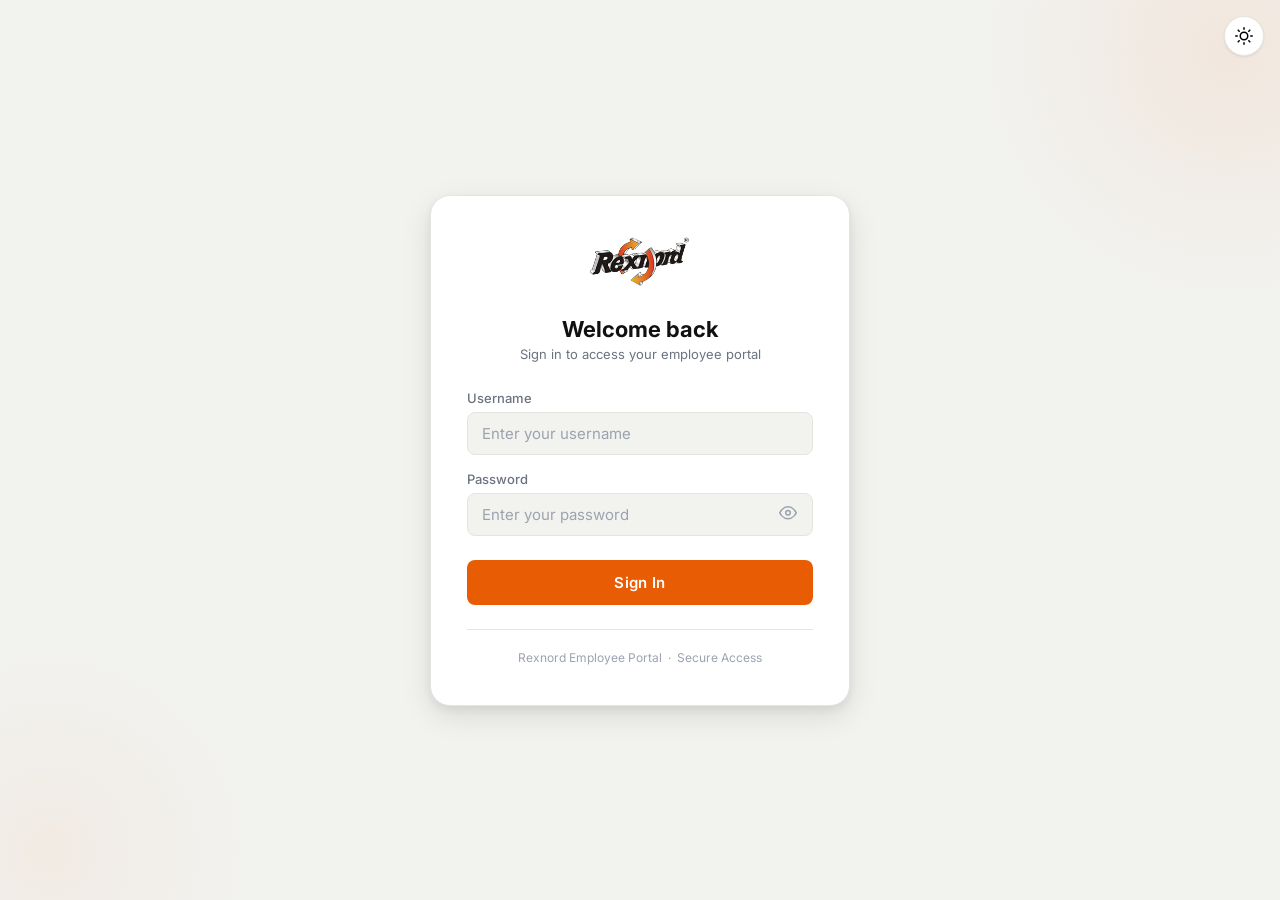
<file: index.html>
<!DOCTYPE html>
<html lang="en" data-theme="light">
<head>
  <meta charset="UTF-8">
  <meta name="viewport" content="width=device-width, initial-scale=1.0, maximum-scale=1.0">
  <meta name="description" content="Rexnord Employee Portal — Sign in to access your workspace">
  <title>Sign In — Rexnord Portal</title>
  <link rel="icon" href="assets/favicon.ico">
  <link rel="preconnect" href="https://fonts.googleapis.com">
  <link href="https://fonts.googleapis.com/css2?family=Inter:wght@400;500;600;700;800&display=swap" rel="stylesheet">
  <link rel="stylesheet" href="css/styles.css">
  <style>
    .login-page { background: var(--bg); }
  </style>
</head>
<body>

<!-- Theme Toggle -->
<button class="theme-toggle-login" id="themeToggle" title="Toggle theme" aria-label="Toggle theme">
  <svg id="themeIcon" xmlns="http://www.w3.org/2000/svg" width="18" height="18" viewBox="0 0 24 24" fill="none" stroke="currentColor" stroke-width="2" stroke-linecap="round" stroke-linejoin="round">
    <circle cx="12" cy="12" r="5"/><line x1="12" y1="1" x2="12" y2="3"/><line x1="12" y1="21" x2="12" y2="23"/><line x1="4.22" y1="4.22" x2="5.64" y2="5.64"/><line x1="18.36" y1="18.36" x2="19.78" y2="19.78"/><line x1="1" y1="12" x2="3" y2="12"/><line x1="21" y1="12" x2="23" y2="12"/><line x1="4.22" y1="19.78" x2="5.64" y2="18.36"/><line x1="18.36" y1="5.64" x2="19.78" y2="4.22"/>
  </svg>
</button>

<div class="login-page">
  <div class="login-card">

    <!-- Logo -->
    <div class="login-logo">
      <img src="assets/logo.png" alt="Rexnord" onerror="this.style.display='none';this.nextElementSibling.style.display='block'">
      <div style="display:none;font-size:26px;font-weight:800;color:var(--accent);letter-spacing:-1px;">REXNORD</div>
    </div>

    <h1 class="login-title">Welcome back</h1>
    <p class="login-subtitle">Sign in to access your employee portal</p>

    <!-- Error Message -->
    <div class="login-error" id="loginError">
      Incorrect username or password. Please try again.
    </div>

    <form id="loginForm" autocomplete="on">
      <div class="form-group">
        <label class="form-label" for="username">Username</label>
        <input
          type="text"
          id="username"
          name="username"
          class="form-input"
          placeholder="Enter your username"
          autocomplete="username"
          required
        >
      </div>

      <div class="form-group">
        <label class="form-label" for="password">Password</label>
        <div class="input-wrapper">
          <input
            type="password"
            id="password"
            name="password"
            class="form-input"
            placeholder="Enter your password"
            autocomplete="current-password"
            style="padding-right: 42px;"
            required
          >
          <button type="button" class="input-icon" id="togglePassword" aria-label="Show/hide password">
            <svg id="eyeIcon" xmlns="http://www.w3.org/2000/svg" width="18" height="18" viewBox="0 0 24 24" fill="none" stroke="currentColor" stroke-width="2" stroke-linecap="round" stroke-linejoin="round">
              <path d="M1 12s4-8 11-8 11 8 11 8-4 8-11 8-11-8-11-8z"/><circle cx="12" cy="12" r="3"/>
            </svg>
          </button>
        </div>
      </div>

      <button type="submit" class="login-btn" id="loginBtn">
        Sign In
      </button>
    </form>

    <div class="login-divider">
      Rexnord Employee Portal &nbsp;·&nbsp; Secure Access
    </div>
  </div>
</div>

<script>
  // Theme persistence
  const saved = localStorage.getItem('rexnord_theme') || 'light';
  document.documentElement.setAttribute('data-theme', saved);
  updateThemeIcon(saved);

  document.getElementById('themeToggle').addEventListener('click', () => {
    const current = document.documentElement.getAttribute('data-theme');
    const next = current === 'dark' ? 'light' : 'dark';
    document.documentElement.setAttribute('data-theme', next);
    localStorage.setItem('rexnord_theme', next);
    updateThemeIcon(next);
  });

  function updateThemeIcon(theme) {
    const icon = document.getElementById('themeIcon');
    if (theme === 'dark') {
      icon.innerHTML = '<path d="M21 12.79A9 9 0 1 1 11.21 3 7 7 0 0 0 21 12.79z"/>';
    } else {
      icon.innerHTML = '<circle cx="12" cy="12" r="5"/><line x1="12" y1="1" x2="12" y2="3"/><line x1="12" y1="21" x2="12" y2="23"/><line x1="4.22" y1="4.22" x2="5.64" y2="5.64"/><line x1="18.36" y1="18.36" x2="19.78" y2="19.78"/><line x1="1" y1="12" x2="3" y2="12"/><line x1="21" y1="12" x2="23" y2="12"/><line x1="4.22" y1="19.78" x2="5.64" y2="18.36"/><line x1="18.36" y1="5.64" x2="19.78" y2="4.22"/>';
    }
  }

  // Password toggle
  const pwInput = document.getElementById('password');
  document.getElementById('togglePassword').addEventListener('click', () => {
    const visible = pwInput.type === 'text';
    pwInput.type = visible ? 'password' : 'text';
    document.getElementById('eyeIcon').innerHTML = visible
      ? '<path d="M1 12s4-8 11-8 11 8 11 8-4 8-11 8-11-8-11-8z"/><circle cx="12" cy="12" r="3"/>'
      : '<path d="M17.94 17.94A10.07 10.07 0 0 1 12 20c-7 0-11-8-11-8a18.45 18.45 0 0 1 5.06-5.94"/><path d="M9.9 4.24A9.12 9.12 0 0 1 12 4c7 0 11 8 11 8a18.5 18.5 0 0 1-2.16 3.19"/><line x1="1" y1="1" x2="23" y2="23"/>';
  });

  // Login
  document.getElementById('loginForm').addEventListener('submit', (e) => {
    e.preventDefault();
    const user = document.getElementById('username').value.trim();
    const pass = document.getElementById('password').value;
    const errEl = document.getElementById('loginError');
    const btn = document.getElementById('loginBtn');

    errEl.classList.remove('show');

    if (user === 'test' && pass === 'test@123') {
      btn.textContent = 'Signing in...';
      btn.disabled = true;
      sessionStorage.setItem('rexnord_user', JSON.stringify({ name: 'Test User', username: user, role: 'Employee', initials: 'TU' }));
      // file:// needs explicit filename; a server auto-serves index.html from the folder
      const target = window.location.protocol === 'file:' ? 'dashboard/index.html' : 'dashboard/';
      setTimeout(() => { window.location.href = target; }, 600);
    } else {
      errEl.classList.add('show');
      document.getElementById('password').value = '';
      document.getElementById('password').focus();
    }
  });
</script>
</body>
</html>
</file>
<file: css/styles.css>
/* ===== CSS CUSTOM PROPERTIES ===== */
:root {
  --bg: #F2F2EF;
  --bg-alt: #EAEAE6;
  --card: #FFFFFF;
  --card-hover: #F9F9F7;
  --nav-bg: #FFFFFF;
  --border: #E4E4E0;
  --text-primary: #111111;
  --text-secondary: #6B7280;
  --text-muted: #9CA3AF;
  --accent: #E85D04;
  --accent-hover: #C94E00;
  --accent-light: #FEF0E6;
  --accent-2: #F59E0B;
  --badge-restricted: #2563EB;
  --badge-restricted-bg: #EFF6FF;
  --badge-floating: #7C3AED;
  --badge-floating-bg: #F5F3FF;
  --success: #059669;
  --shadow-sm: 0 1px 3px rgba(0,0,0,0.06), 0 1px 2px rgba(0,0,0,0.04);
  --shadow: 0 4px 12px rgba(0,0,0,0.08), 0 2px 4px rgba(0,0,0,0.04);
  --shadow-lg: 0 10px 30px rgba(0,0,0,0.10), 0 4px 8px rgba(0,0,0,0.06);
  --radius: 12px;
  --radius-sm: 8px;
  --radius-lg: 20px;
  --nav-height: 64px;
  --bottom-nav-height: 60px;
  --transition: 0.2s ease;
  --font: 'Inter', -apple-system, BlinkMacSystemFont, 'Segoe UI', sans-serif;
}

[data-theme="dark"] {
  --bg: #0D1117;
  --bg-alt: #161B22;
  --card: #1C2128;
  --card-hover: #22272E;
  --nav-bg: #161B22;
  --border: #30363D;
  --text-primary: #E6EDF3;
  --text-secondary: #8B949E;
  --text-muted: #6E7681;
  --accent: #F4721E;
  --accent-hover: #FF8A36;
  --accent-light: rgba(244,114,30,0.12);
  --badge-restricted: #58A6FF;
  --badge-restricted-bg: rgba(88,166,255,0.1);
  --badge-floating: #BC8CFF;
  --badge-floating-bg: rgba(188,140,255,0.1);
  --shadow-sm: 0 1px 3px rgba(0,0,0,0.3);
  --shadow: 0 4px 12px rgba(0,0,0,0.4);
  --shadow-lg: 0 10px 30px rgba(0,0,0,0.5);
}

/* ===== RESET & BASE ===== */
*, *::before, *::after { box-sizing: border-box; margin: 0; padding: 0; }

html {
  font-size: 16px;
  scroll-behavior: smooth;
  -webkit-text-size-adjust: 100%;
}

body {
  font-family: var(--font);
  background: var(--bg);
  color: var(--text-primary);
  min-height: 100vh;
  transition: background var(--transition), color var(--transition);
  -webkit-font-smoothing: antialiased;
}

img { max-width: 100%; display: block; }
a { text-decoration: none; color: inherit; }
button { cursor: pointer; font-family: var(--font); border: none; background: none; }
input, textarea { font-family: var(--font); }

/* ===== SCROLLBAR ===== */
::-webkit-scrollbar { width: 6px; height: 6px; }
::-webkit-scrollbar-track { background: transparent; }
::-webkit-scrollbar-thumb { background: var(--border); border-radius: 3px; }

/* ===== LOGIN PAGE ===== */
.login-page {
  min-height: 100vh;
  display: flex;
  align-items: center;
  justify-content: center;
  padding: 20px;
  background: var(--bg);
  position: relative;
  overflow: hidden;
}

.login-page::before {
  content: '';
  position: absolute;
  top: -200px;
  right: -200px;
  width: 500px;
  height: 500px;
  border-radius: 50%;
  background: radial-gradient(circle, rgba(232,93,4,0.08) 0%, transparent 70%);
  pointer-events: none;
}

.login-page::after {
  content: '';
  position: absolute;
  bottom: -150px;
  left: -150px;
  width: 400px;
  height: 400px;
  border-radius: 50%;
  background: radial-gradient(circle, rgba(232,93,4,0.05) 0%, transparent 70%);
  pointer-events: none;
}

.login-card {
  background: var(--card);
  border: 1px solid var(--border);
  border-radius: var(--radius-lg);
  padding: 40px 36px;
  width: 100%;
  max-width: 420px;
  box-shadow: var(--shadow-lg);
  position: relative;
  z-index: 1;
}

.login-logo {
  text-align: center;
  margin-bottom: 28px;
}

.login-logo img {
  height: 52px;
  width: auto;
  margin: 0 auto;
  object-fit: contain;
}

.login-title {
  font-size: 22px;
  font-weight: 700;
  color: var(--text-primary);
  text-align: center;
  margin-bottom: 4px;
}

.login-subtitle {
  font-size: 13px;
  color: var(--text-secondary);
  text-align: center;
  margin-bottom: 28px;
}

.form-group {
  margin-bottom: 16px;
}

.form-label {
  display: block;
  font-size: 13px;
  font-weight: 500;
  color: var(--text-secondary);
  margin-bottom: 6px;
}

.form-input {
  width: 100%;
  padding: 11px 14px;
  background: var(--bg);
  border: 1.5px solid var(--border);
  border-radius: var(--radius-sm);
  font-size: 15px;
  color: var(--text-primary);
  outline: none;
  transition: border-color var(--transition), box-shadow var(--transition);
}

.form-input:focus {
  border-color: var(--accent);
  box-shadow: 0 0 0 3px rgba(232,93,4,0.12);
}

.form-input::placeholder { color: var(--text-muted); }

.input-wrapper {
  position: relative;
}

.input-icon {
  position: absolute;
  right: 12px;
  top: 50%;
  transform: translateY(-50%);
  cursor: pointer;
  color: var(--text-muted);
  padding: 4px;
  line-height: 1;
}

.login-btn {
  width: 100%;
  padding: 13px;
  background: var(--accent);
  color: #fff;
  border-radius: var(--radius-sm);
  font-size: 15px;
  font-weight: 600;
  margin-top: 8px;
  transition: background var(--transition), transform 0.1s;
  letter-spacing: 0.3px;
}

.login-btn:hover { background: var(--accent-hover); }
.login-btn:active { transform: scale(0.99); }

.login-error {
  background: #FEE2E2;
  color: #DC2626;
  border: 1px solid #FECACA;
  border-radius: var(--radius-sm);
  padding: 10px 14px;
  font-size: 13px;
  margin-bottom: 14px;
  display: none;
}

.login-error.show { display: block; }

.login-divider {
  text-align: center;
  font-size: 12px;
  color: var(--text-muted);
  margin-top: 24px;
  padding-top: 20px;
  border-top: 1px solid var(--border);
}

/* ===== THEME TOGGLE (on login) ===== */
.theme-toggle-login {
  position: fixed;
  top: 16px;
  right: 16px;
  width: 40px;
  height: 40px;
  border-radius: 50%;
  background: var(--card);
  border: 1px solid var(--border);
  display: flex;
  align-items: center;
  justify-content: center;
  box-shadow: var(--shadow-sm);
  transition: background var(--transition);
  z-index: 100;
}

/* ===== NAVBAR ===== */
.navbar {
  position: fixed;
  top: 0;
  left: 0;
  right: 0;
  height: var(--nav-height);
  background: var(--nav-bg);
  border-bottom: 1px solid var(--border);
  display: flex;
  align-items: center;
  padding: 0 20px;
  gap: 12px;
  z-index: 100;
  transition: background var(--transition);
  box-shadow: var(--shadow-sm);
}

.nav-logo {
  flex-shrink: 0;
  display: flex;
  align-items: center;
  gap: 8px;
}

.nav-logo img {
  height: 36px;
  width: auto;
  object-fit: contain;
}

.nav-links {
  display: flex;
  align-items: center;
  gap: 2px;
  margin-left: 20px;
}

.nav-link {
  display: flex;
  align-items: center;
  gap: 6px;
  padding: 8px 14px;
  border-radius: var(--radius-sm);
  font-size: 14px;
  font-weight: 500;
  color: var(--text-secondary);
  transition: background var(--transition), color var(--transition);
  white-space: nowrap;
}

.nav-link:hover { background: var(--bg); color: var(--text-primary); }

.nav-link.active {
  background: var(--text-primary);
  color: var(--bg);
}

[data-theme="dark"] .nav-link.active {
  background: var(--accent);
  color: #fff;
}

.nav-link svg { width: 16px; height: 16px; flex-shrink: 0; }

.nav-spacer { flex: 1; }

.nav-actions {
  display: flex;
  align-items: center;
  gap: 8px;
}

.nav-icon-btn {
  width: 36px;
  height: 36px;
  border-radius: 50%;
  display: flex;
  align-items: center;
  justify-content: center;
  color: var(--text-secondary);
  transition: background var(--transition), color var(--transition);
  border: 1px solid transparent;
}

.nav-icon-btn:hover {
  background: var(--bg);
  color: var(--text-primary);
  border-color: var(--border);
}

.nav-profile {
  width: 36px;
  height: 36px;
  border-radius: 50%;
  background: var(--accent);
  color: #fff;
  font-size: 14px;
  font-weight: 700;
  display: flex;
  align-items: center;
  justify-content: center;
  cursor: pointer;
  flex-shrink: 0;
  border: 2px solid var(--accent-light);
  overflow: hidden;
  transition: transform 0.2s;
}

.nav-profile:hover { transform: scale(1.08); }

.nav-profile img {
  width: 100%;
  height: 100%;
  object-fit: cover;
}

/* ===== HAMBURGER ===== */
.hamburger {
  display: none;
  flex-direction: column;
  gap: 4px;
  padding: 8px;
  border-radius: var(--radius-sm);
  cursor: pointer;
  margin-left: auto;
}

.hamburger span {
  display: block;
  width: 20px;
  height: 2px;
  background: var(--text-primary);
  border-radius: 2px;
  transition: transform 0.3s, opacity 0.3s;
}

/* ===== MOBILE DRAWER ===== */
.drawer-overlay {
  display: none;
  position: fixed;
  inset: 0;
  background: rgba(0,0,0,0.5);
  z-index: 200;
  opacity: 0;
  transition: opacity 0.3s;
}

.drawer-overlay.open { opacity: 1; }

.drawer {
  position: fixed;
  top: 0;
  right: -280px;
  width: 280px;
  height: 100%;
  background: var(--card);
  z-index: 201;
  transition: right 0.3s ease;
  display: flex;
  flex-direction: column;
  overflow-y: auto;
}

.drawer.open { right: 0; }

.drawer-header {
  display: flex;
  align-items: center;
  justify-content: space-between;
  padding: 20px;
  border-bottom: 1px solid var(--border);
}

.drawer-close {
  width: 32px;
  height: 32px;
  border-radius: 50%;
  display: flex;
  align-items: center;
  justify-content: center;
  background: var(--bg);
  color: var(--text-secondary);
}

.drawer-nav { padding: 12px 0; flex: 1; }

.drawer-section-title {
  font-size: 11px;
  font-weight: 600;
  color: var(--text-muted);
  letter-spacing: 0.08em;
  text-transform: uppercase;
  padding: 8px 20px 4px;
}

.drawer-link {
  display: flex;
  align-items: center;
  gap: 12px;
  padding: 12px 20px;
  font-size: 15px;
  font-weight: 500;
  color: var(--text-secondary);
  transition: background var(--transition), color var(--transition);
}

.drawer-link:hover, .drawer-link.active {
  background: var(--accent-light);
  color: var(--accent);
}

.drawer-link svg { width: 18px; height: 18px; flex-shrink: 0; }

.drawer-footer {
  padding: 20px;
  border-top: 1px solid var(--border);
  display: flex;
  align-items: center;
  gap: 12px;
}

.drawer-user-avatar {
  width: 40px;
  height: 40px;
  border-radius: 50%;
  background: var(--accent);
  color: #fff;
  font-size: 15px;
  font-weight: 700;
  display: flex;
  align-items: center;
  justify-content: center;
  flex-shrink: 0;
}

.drawer-user-info { min-width: 0; }
.drawer-user-name { font-size: 14px; font-weight: 600; color: var(--text-primary); }
.drawer-user-role { font-size: 12px; color: var(--text-secondary); margin-top: 1px; }

.drawer-logout {
  margin-left: auto;
  width: 32px;
  height: 32px;
  border-radius: 50%;
  display: flex;
  align-items: center;
  justify-content: center;
  color: var(--text-secondary);
  background: var(--bg);
  transition: background var(--transition), color var(--transition);
}

.drawer-logout:hover { background: #FEE2E2; color: #DC2626; }

/* ===== MAIN LAYOUT ===== */
.main-wrap {
  padding-top: var(--nav-height);
  padding-bottom: 24px;
  min-height: 100vh;
}

.section-page {
  display: none;
  padding: 0 16px;
  max-width: 1100px;
  margin: 0 auto;
  animation: fadeUp 0.3s ease;
}

.section-page.active { display: block; }

@keyframes fadeUp {
  from { opacity: 0; transform: translateY(10px); }
  to { opacity: 1; transform: translateY(0); }
}

/* ===== HOME PAGE ===== */
.home-hero {
  text-align: center;
  padding: 48px 0 32px;
}

.home-greeting {
  font-size: clamp(26px, 5vw, 38px);
  font-weight: 700;
  color: var(--text-primary);
  margin-bottom: 24px;
}

.home-greeting span { color: var(--accent); }

/* ===== ASK ANYTHING ===== */
.ask-box {
  background: var(--card);
  border: 1.5px solid var(--border);
  border-radius: 16px;
  padding: 16px 16px 12px;
  box-shadow: var(--shadow);
  max-width: 660px;
  margin: 0 auto;
  transition: border-color 0.2s, box-shadow 0.2s;
}

.ask-box:focus-within {
  border-color: var(--accent);
  box-shadow: 0 0 0 3px rgba(232,93,4,0.10), var(--shadow);
}

.ask-textarea {
  width: 100%;
  border: none;
  outline: none;
  background: transparent;
  font-size: 15px;
  color: var(--text-primary);
  resize: none;
  min-height: 52px;
  line-height: 1.5;
}

.ask-textarea::placeholder { color: var(--text-muted); }

.ask-actions {
  display: flex;
  align-items: center;
  gap: 8px;
  margin-top: 10px;
}

.ask-icon-btn {
  width: 32px;
  height: 32px;
  border-radius: 8px;
  display: flex;
  align-items: center;
  justify-content: center;
  color: var(--text-muted);
  transition: background var(--transition), color var(--transition);
}

.ask-icon-btn:hover { background: var(--bg); color: var(--text-secondary); }

.ask-spacer { flex: 1; }

.ask-submit {
  width: 36px;
  height: 36px;
  border-radius: 10px;
  background: var(--accent);
  color: #fff;
  display: flex;
  align-items: center;
  justify-content: center;
  transition: background var(--transition), transform 0.1s;
  box-shadow: 0 2px 8px rgba(232,93,4,0.35);
}

.ask-submit:hover { background: var(--accent-hover); }
.ask-submit:active { transform: scale(0.95); }

/* ===== AI RESPONSE ===== */
.ai-response {
  max-width: 660px;
  margin: 12px auto 0;
  background: var(--card);
  border: 1px solid var(--border);
  border-radius: var(--radius);
  padding: 16px;
  display: none;
  animation: fadeUp 0.3s ease;
}

.ai-response.show { display: block; }

.ai-response-header {
  display: flex;
  align-items: center;
  gap: 8px;
  margin-bottom: 10px;
  font-size: 12px;
  font-weight: 600;
  color: var(--accent);
  text-transform: uppercase;
  letter-spacing: 0.06em;
}

.ai-response-header svg { width: 14px; height: 14px; }

.ai-response-body {
  font-size: 14px;
  color: var(--text-secondary);
  line-height: 1.6;
}

.ai-response-body strong { color: var(--text-primary); }

/* ===== CONTENT GRID ===== */
.content-grid {
  display: grid;
  grid-template-columns: 1fr 1fr;
  gap: 16px;
  margin-top: 24px;
}

/* ===== CARDS ===== */
.card {
  background: var(--card);
  border: 1px solid var(--border);
  border-radius: var(--radius);
  padding: 20px;
  box-shadow: var(--shadow-sm);
  transition: box-shadow var(--transition);
}

.card:hover { box-shadow: var(--shadow); }

.card-header {
  display: flex;
  align-items: center;
  gap: 10px;
  margin-bottom: 16px;
}

.card-icon {
  width: 36px;
  height: 36px;
  border-radius: 10px;
  background: var(--accent-light);
  display: flex;
  align-items: center;
  justify-content: center;
  flex-shrink: 0;
}

.card-icon svg { width: 18px; height: 18px; color: var(--accent); }

.card-title {
  font-size: 15px;
  font-weight: 600;
  color: var(--text-primary);
}

.card-subtitle {
  font-size: 12px;
  color: var(--text-muted);
  margin-top: 1px;
}

/* ===== HOLIDAY LIST ===== */
.holiday-tabs {
  display: flex;
  gap: 6px;
  margin-bottom: 14px;
}

.holiday-tab {
  padding: 5px 12px;
  border-radius: 20px;
  font-size: 12px;
  font-weight: 500;
  border: 1.5px solid var(--border);
  color: var(--text-secondary);
  transition: all var(--transition);
}

.holiday-tab.active {
  background: var(--accent);
  border-color: var(--accent);
  color: #fff;
}

.holiday-list { display: flex; flex-direction: column; gap: 0; }

.holiday-month {
  font-size: 11px;
  font-weight: 600;
  color: var(--text-muted);
  letter-spacing: 0.06em;
  text-transform: uppercase;
  padding: 10px 0 6px;
}

.holiday-month:first-child { padding-top: 0; }

.holiday-item {
  display: flex;
  align-items: center;
  gap: 12px;
  padding: 10px 0;
  border-bottom: 1px solid var(--border);
}

.holiday-item:last-child { border-bottom: none; }

.holiday-date {
  font-size: 22px;
  font-weight: 700;
  color: var(--text-primary);
  min-width: 32px;
  line-height: 1;
}

.holiday-info { flex: 1; min-width: 0; }

.holiday-name {
  font-size: 14px;
  font-weight: 500;
  color: var(--text-primary);
}

.holiday-day {
  font-size: 12px;
  color: var(--text-muted);
  margin-top: 1px;
}

.badge {
  font-size: 10px;
  font-weight: 600;
  padding: 3px 8px;
  border-radius: 20px;
  white-space: nowrap;
  flex-shrink: 0;
}

.badge-restricted {
  background: var(--badge-restricted-bg);
  color: var(--badge-restricted);
}

.badge-floating {
  background: var(--badge-floating-bg);
  color: var(--badge-floating);
}

/* ===== QUICK LINKS CARD ===== */
.quick-links { display: flex; flex-direction: column; gap: 10px; }

.quick-link-item {
  display: flex;
  align-items: center;
  gap: 12px;
  padding: 12px;
  background: var(--bg);
  border-radius: var(--radius-sm);
  transition: background var(--transition), transform 0.1s;
  cursor: pointer;
}

.quick-link-item:hover { background: var(--bg-alt); transform: translateX(3px); }

.quick-link-icon {
  width: 38px;
  height: 38px;
  border-radius: 10px;
  display: flex;
  align-items: center;
  justify-content: center;
  flex-shrink: 0;
  font-size: 18px;
}

.quick-link-text { flex: 1; min-width: 0; }
.quick-link-name { font-size: 13px; font-weight: 600; color: var(--text-primary); }
.quick-link-desc { font-size: 12px; color: var(--text-muted); margin-top: 1px; }

.quick-link-arrow { color: var(--text-muted); flex-shrink: 0; }

/* ===== SECTION PAGES ===== */
.page-header {
  padding: 28px 0 20px;
  border-bottom: 1px solid var(--border);
  margin-bottom: 24px;
}

.page-header h1 {
  font-size: 24px;
  font-weight: 700;
  color: var(--text-primary);
}

.page-header p {
  font-size: 14px;
  color: var(--text-secondary);
  margin-top: 4px;
}

/* ===== APP GRID ===== */
.app-grid {
  display: grid;
  grid-template-columns: repeat(auto-fill, minmax(140px, 1fr));
  gap: 16px;
}

.app-item {
  background: var(--card);
  border: 1px solid var(--border);
  border-radius: var(--radius);
  padding: 20px 16px;
  display: flex;
  flex-direction: column;
  align-items: center;
  gap: 10px;
  cursor: pointer;
  transition: box-shadow var(--transition), transform 0.15s;
  text-align: center;
}

.app-item:hover {
  box-shadow: var(--shadow);
  transform: translateY(-2px);
}

.app-item:active { transform: translateY(0); }

.app-icon {
  width: 56px;
  height: 56px;
  border-radius: 14px;
  display: flex;
  align-items: center;
  justify-content: center;
  font-size: 26px;
}

.app-name {
  font-size: 12px;
  font-weight: 600;
  color: var(--text-primary);
}

.app-desc {
  font-size: 11px;
  color: var(--text-muted);
  line-height: 1.4;
}

/* ===== HR & PAYROLL SECTIONS ===== */
.section-cards {
  display: grid;
  grid-template-columns: repeat(auto-fill, minmax(260px, 1fr));
  gap: 16px;
}

.feature-card {
  background: var(--card);
  border: 1px solid var(--border);
  border-radius: var(--radius);
  padding: 24px;
  cursor: pointer;
  transition: box-shadow var(--transition), transform 0.15s;
  text-decoration: none;
  display: block;
}

.feature-card:hover {
  box-shadow: var(--shadow);
  transform: translateY(-2px);
}

.feature-card-icon {
  width: 48px;
  height: 48px;
  border-radius: 14px;
  display: flex;
  align-items: center;
  justify-content: center;
  margin-bottom: 14px;
}

.feature-card-title {
  font-size: 16px;
  font-weight: 600;
  color: var(--text-primary);
  margin-bottom: 6px;
}

.feature-card-desc {
  font-size: 13px;
  color: var(--text-secondary);
  line-height: 1.5;
}

.feature-card-link {
  display: inline-flex;
  align-items: center;
  gap: 4px;
  font-size: 12px;
  font-weight: 600;
  color: var(--accent);
  margin-top: 12px;
}

.feature-card-link svg { width: 14px; height: 14px; }

/* ===== PROFILE DROPDOWN ===== */
.profile-dropdown {
  position: absolute;
  top: calc(var(--nav-height) + 8px);
  right: 16px;
  background: var(--card);
  border: 1px solid var(--border);
  border-radius: var(--radius);
  box-shadow: var(--shadow-lg);
  width: 220px;
  z-index: 150;
  display: none;
  animation: fadeUp 0.2s ease;
  overflow: hidden;
}

.profile-dropdown.open { display: block; }

.profile-dropdown-header {
  padding: 16px;
  border-bottom: 1px solid var(--border);
  display: flex;
  align-items: center;
  gap: 12px;
}

.profile-dropdown-avatar {
  width: 40px;
  height: 40px;
  border-radius: 50%;
  background: var(--accent);
  color: #fff;
  font-size: 16px;
  font-weight: 700;
  display: flex;
  align-items: center;
  justify-content: center;
  flex-shrink: 0;
}

.profile-dropdown-name { font-size: 14px; font-weight: 600; color: var(--text-primary); }
.profile-dropdown-role { font-size: 12px; color: var(--text-muted); margin-top: 1px; }

.profile-dropdown-item {
  display: flex;
  align-items: center;
  gap: 10px;
  padding: 11px 16px;
  font-size: 14px;
  color: var(--text-secondary);
  transition: background var(--transition), color var(--transition);
  cursor: pointer;
}

.profile-dropdown-item:hover { background: var(--bg); color: var(--text-primary); }

.profile-dropdown-item svg { width: 15px; height: 15px; }

.profile-dropdown-item.danger { color: #DC2626; }
.profile-dropdown-item.danger:hover { background: #FEE2E2; }

/* ===== TOAST ===== */
.toast {
  position: fixed;
  bottom: 80px;
  left: 50%;
  transform: translateX(-50%) translateY(20px);
  background: var(--text-primary);
  color: var(--bg);
  padding: 10px 20px;
  border-radius: 30px;
  font-size: 13px;
  font-weight: 500;
  opacity: 0;
  transition: opacity 0.3s, transform 0.3s;
  z-index: 999;
  white-space: nowrap;
  pointer-events: none;
}

.toast.show {
  opacity: 1;
  transform: translateX(-50%) translateY(0);
}

/* ===== SHARE MODAL ===== */
.modal-overlay {
  display: none;
  position: fixed;
  inset: 0;
  background: rgba(0,0,0,0.5);
  z-index: 300;
  align-items: center;
  justify-content: center;
  padding: 20px;
}

.modal-overlay.open { display: flex; }

.modal {
  background: var(--card);
  border-radius: var(--radius-lg);
  padding: 24px;
  width: 100%;
  max-width: 420px;
  box-shadow: var(--shadow-lg);
  animation: fadeUp 0.3s ease;
}

.modal-title {
  font-size: 18px;
  font-weight: 700;
  color: var(--text-primary);
  margin-bottom: 4px;
}

.modal-subtitle {
  font-size: 13px;
  color: var(--text-secondary);
  margin-bottom: 20px;
}

.share-options {
  display: grid;
  grid-template-columns: 1fr 1fr;
  gap: 10px;
  margin-bottom: 16px;
}

.share-option {
  display: flex;
  flex-direction: column;
  align-items: center;
  gap: 8px;
  padding: 16px;
  background: var(--bg);
  border-radius: var(--radius-sm);
  cursor: pointer;
  transition: background var(--transition), transform 0.1s;
  text-align: center;
  border: 1.5px solid transparent;
}

.share-option:hover {
  background: var(--accent-light);
  border-color: var(--accent);
  transform: scale(1.02);
}

.share-option-icon { font-size: 28px; }
.share-option-name { font-size: 13px; font-weight: 600; color: var(--text-primary); }
.share-option-desc { font-size: 11px; color: var(--text-muted); }

.modal-input-row {
  display: flex;
  gap: 8px;
  margin-top: 12px;
}

.modal-input {
  flex: 1;
  padding: 10px 12px;
  border: 1.5px solid var(--border);
  border-radius: var(--radius-sm);
  background: var(--bg);
  color: var(--text-primary);
  font-size: 14px;
  outline: none;
}

.modal-input:focus { border-color: var(--accent); }

.modal-btn {
  padding: 10px 18px;
  background: var(--accent);
  color: #fff;
  border-radius: var(--radius-sm);
  font-size: 14px;
  font-weight: 600;
  transition: background var(--transition);
}

.modal-btn:hover { background: var(--accent-hover); }

.modal-close-btn {
  width: 100%;
  padding: 10px;
  margin-top: 12px;
  background: var(--bg);
  border: 1px solid var(--border);
  border-radius: var(--radius-sm);
  color: var(--text-secondary);
  font-size: 14px;
  font-weight: 500;
  transition: background var(--transition);
}

.modal-close-btn:hover { background: var(--bg-alt); }

/* ===== BOTTOM NAV (mobile) ===== */
.bottom-nav {
  display: none;
  position: fixed;
  bottom: 0;
  left: 0;
  right: 0;
  height: var(--bottom-nav-height);
  background: var(--nav-bg);
  border-top: 1px solid var(--border);
  z-index: 100;
  align-items: stretch;
  justify-content: space-around;
  box-shadow: 0 -4px 12px rgba(0,0,0,0.06);
}

.bottom-nav-item {
  flex: 1;
  display: flex;
  flex-direction: column;
  align-items: center;
  justify-content: center;
  gap: 3px;
  cursor: pointer;
  color: var(--text-muted);
  transition: color var(--transition);
  font-size: 10px;
  font-weight: 500;
  padding: 8px 0;
}

.bottom-nav-item.active { color: var(--accent); }

.bottom-nav-item svg { width: 22px; height: 22px; }

/* ===== BANNER / HIGHLIGHT ===== */
.info-banner {
  background: linear-gradient(135deg, var(--accent) 0%, #FF8A36 100%);
  border-radius: var(--radius);
  padding: 16px 20px;
  color: #fff;
  margin-bottom: 16px;
  display: flex;
  align-items: center;
  gap: 12px;
}

.info-banner svg { width: 20px; height: 20px; flex-shrink: 0; opacity: 0.9; }
.info-banner-text { font-size: 14px; line-height: 1.5; }
.info-banner-text strong { display: block; font-size: 15px; margin-bottom: 2px; }

/* ===== FULL HOLIDAY TABLE ===== */
.holiday-table-wrap {
  overflow-x: auto;
  border-radius: var(--radius);
  border: 1px solid var(--border);
}

.holiday-table {
  width: 100%;
  border-collapse: collapse;
  background: var(--card);
}

.holiday-table th {
  padding: 12px 16px;
  text-align: left;
  font-size: 12px;
  font-weight: 600;
  color: var(--text-muted);
  text-transform: uppercase;
  letter-spacing: 0.05em;
  background: var(--bg);
  border-bottom: 1px solid var(--border);
}

.holiday-table td {
  padding: 13px 16px;
  font-size: 14px;
  color: var(--text-primary);
  border-bottom: 1px solid var(--border);
}

.holiday-table tr:last-child td { border-bottom: none; }
.holiday-table tr:hover td { background: var(--bg); }

/* ===== PROFILE PAGE ===== */
.profile-section {
  max-width: 600px;
}

.profile-card {
  background: var(--card);
  border: 1px solid var(--border);
  border-radius: var(--radius);
  overflow: hidden;
  margin-bottom: 16px;
}

.profile-cover {
  height: 80px;
  background: linear-gradient(135deg, var(--accent) 0%, #FF8A36 100%);
}

.profile-body { padding: 0 20px 20px; }

.profile-avatar {
  width: 68px;
  height: 68px;
  border-radius: 50%;
  background: var(--accent);
  color: #fff;
  font-size: 26px;
  font-weight: 700;
  display: flex;
  align-items: center;
  justify-content: center;
  margin-top: -34px;
  border: 3px solid var(--card);
  margin-bottom: 12px;
}

.profile-name { font-size: 20px; font-weight: 700; color: var(--text-primary); }
.profile-role { font-size: 14px; color: var(--text-secondary); margin-top: 2px; }

.profile-info-grid {
  display: grid;
  grid-template-columns: 1fr 1fr;
  gap: 16px;
  margin-top: 16px;
}

.profile-info-item label {
  font-size: 11px;
  font-weight: 600;
  color: var(--text-muted);
  text-transform: uppercase;
  letter-spacing: 0.05em;
}

.profile-info-item span {
  display: block;
  font-size: 14px;
  color: var(--text-primary);
  margin-top: 3px;
}

/* ===== RESPONSIVE ===== */
@media (max-width: 768px) {
  :root { --nav-height: 56px; }

  .nav-links { display: none; }
  .hamburger { display: flex; }
  .drawer-overlay { display: block; pointer-events: none; }
  .drawer-overlay.open { pointer-events: all; }
  .bottom-nav { display: flex; }

  .main-wrap { padding-bottom: calc(var(--bottom-nav-height) + 16px); }

  .home-hero { padding: 28px 0 20px; }

  .content-grid {
    grid-template-columns: 1fr;
  }

  .app-grid {
    grid-template-columns: repeat(3, 1fr);
    gap: 12px;
  }

  .section-cards { grid-template-columns: 1fr; }

  .profile-info-grid { grid-template-columns: 1fr; }

  .section-page { padding: 0 12px; }

  .nav-profile { display: none; }
}

@media (max-width: 380px) {
  .app-grid { grid-template-columns: repeat(3, 1fr); }
  .app-icon { width: 44px; height: 44px; font-size: 20px; }
  .app-item { padding: 14px 10px; }
  .share-options { grid-template-columns: 1fr 1fr; }
  .login-card { padding: 28px 20px; }
}

/* ===== APPS NAV DROPDOWN ===== */
.nav-dropdown-wrapper {
  position: relative;
}

.nav-dropdown-trigger {
  display: flex;
  align-items: center;
  gap: 6px;
  padding: 8px 14px;
  border-radius: var(--radius-sm);
  font-size: 14px;
  font-weight: 500;
  color: var(--text-secondary);
  transition: background var(--transition), color var(--transition);
  cursor: pointer;
  white-space: nowrap;
  border: none;
  background: none;
  font-family: var(--font);
}

.nav-dropdown-trigger:hover,
.nav-dropdown-wrapper:hover .nav-dropdown-trigger { background: var(--bg); color: var(--text-primary); }

.nav-dropdown-trigger.active {
  background: var(--text-primary);
  color: var(--bg);
}

[data-theme="dark"] .nav-dropdown-trigger.active {
  background: var(--accent);
  color: #fff;
}

.nav-dropdown-trigger svg { width: 16px; height: 16px; flex-shrink: 0; }

.chevron-icon {
  width: 12px !important;
  height: 12px !important;
  transition: transform 0.2s;
  opacity: 0.6;
}

.nav-dropdown-wrapper:hover .chevron-icon { transform: rotate(180deg); }

.nav-apps-menu {
  display: none;
  position: absolute;
  top: calc(100% + 8px);
  left: 50%;
  transform: translateX(-50%);
  background: var(--card);
  border: 1px solid var(--border);
  border-radius: var(--radius);
  box-shadow: var(--shadow-lg);
  padding: 16px;
  width: 320px;
  z-index: 200;
  animation: fadeUp 0.18s ease;
}

.nav-dropdown-wrapper:hover .nav-apps-menu { display: block; }

/* Keep menu open when hovering over it */
.nav-apps-menu::before {
  content: '';
  position: absolute;
  top: -10px;
  left: 0;
  right: 0;
  height: 10px;
}

.apps-menu-section { margin-bottom: 14px; }
.apps-menu-section:last-child { margin-bottom: 0; }

.apps-menu-label {
  font-size: 10px;
  font-weight: 700;
  color: var(--text-muted);
  text-transform: uppercase;
  letter-spacing: 0.08em;
  margin-bottom: 8px;
}

.apps-menu-grid {
  display: grid;
  grid-template-columns: repeat(4, 1fr);
  gap: 6px;
}

.apps-menu-item {
  display: flex;
  flex-direction: column;
  align-items: center;
  gap: 5px;
  padding: 10px 6px;
  border-radius: var(--radius-sm);
  cursor: pointer;
  transition: background var(--transition), transform 0.1s;
  text-align: center;
  text-decoration: none;
}

.apps-menu-item:hover { background: var(--bg); transform: translateY(-1px); }
.apps-menu-item:active { transform: scale(0.97); }

.apps-menu-icon { font-size: 22px; line-height: 1; }
.apps-menu-name { font-size: 11px; font-weight: 500; color: var(--text-primary); }

.apps-menu-footer {
  border-top: 1px solid var(--border);
  margin-top: 10px;
  padding-top: 10px;
  display: flex;
  justify-content: center;
}

.apps-menu-viewall {
  font-size: 12px;
  font-weight: 600;
  color: var(--accent);
  display: flex;
  align-items: center;
  gap: 4px;
  cursor: pointer;
  background: none;
  border: none;
  font-family: var(--font);
  padding: 0;
}

.apps-menu-viewall:hover { text-decoration: underline; }
.apps-menu-viewall svg { width: 12px; height: 12px; }

/* ===== BRAND ICONS ===== */
.brand-icon {
  display: block;
  object-fit: contain;
  flex-shrink: 0;
}

/* App grid icons (56px container → 30px icon) */
.app-icon {
  box-shadow: 0 2px 8px rgba(0,0,0,0.10);
  border: 1px solid rgba(0,0,0,0.06);
}
.app-icon .brand-icon { width: 30px; height: 30px; }
.app-icon .custom-icon { width: 28px; height: 28px; }

/* Nav dropdown mini icons (36px container → 20px icon) */
.apps-menu-icon {
  width: 36px;
  height: 36px;
  border-radius: 9px;
  display: flex;
  align-items: center;
  justify-content: center;
  flex-shrink: 0;
}
.apps-menu-icon .brand-icon { width: 20px; height: 20px; }
.apps-menu-icon .custom-icon { width: 18px; height: 18px; }

/* Uber icon — needs dark bg always so white icon stays visible */
.app-icon.uber-bg { background: #1C1C1C !important; }
[data-theme="dark"] .app-icon.uber-bg { background: #2A2A2A !important; }

/* Quick link home card icons */
.quick-link-icon .brand-icon { width: 20px; height: 20px; }

/* ===== UTILITIES ===== */
.hidden { display: none !important; }
.text-accent { color: var(--accent); }
.mt-0 { margin-top: 0 !important; }
</file>
